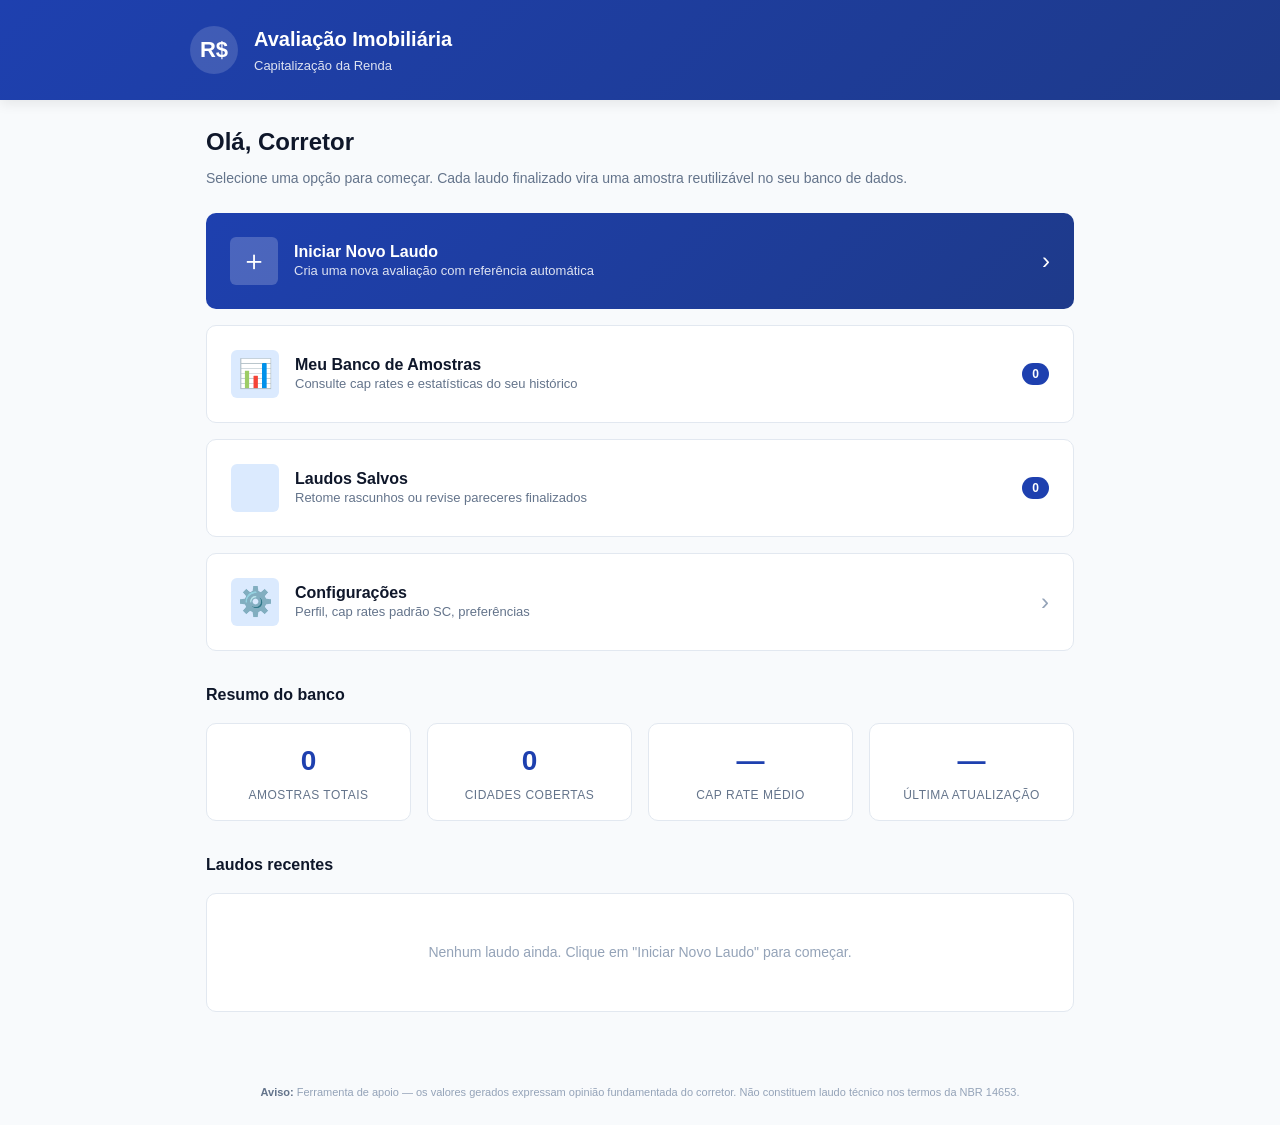
<file: index.html>
<!DOCTYPE html>
<html lang="pt-BR">
<head>
  <meta charset="UTF-8">
  <meta name="viewport" content="width=device-width, initial-scale=1.0">
  <title>Avaliação Imobiliária — Capitalização da Renda</title>
  <style>
    * { margin: 0; padding: 0; box-sizing: border-box; }
    body {
      font-family: -apple-system, BlinkMacSystemFont, 'Segoe UI', Roboto, sans-serif;
      background: #f8fafc;
      color: #0f172a;
      line-height: 1.5;
      min-height: 100vh;
    }
    .topo {
      background: linear-gradient(135deg, #1e40af 0%, #1e3a8a 100%);
      color: white;
      padding: 24px 16px;
      box-shadow: 0 4px 12px rgba(0,0,0,0.08);
    }
    .topo-conteudo {
      max-width: 900px;
      margin: 0 auto;
      display: flex;
      align-items: center;
      gap: 16px;
    }
    .topo-icone {
      background: rgba(255,255,255,0.15);
      width: 48px;
      height: 48px;
      border-radius: 50%;
      display: flex;
      align-items: center;
      justify-content: center;
      font-size: 22px;
      font-weight: bold;
    }
    .topo h1 { font-size: 20px; font-weight: 600; }
    .topo-subtitulo { font-size: 13px; opacity: 0.85; margin-top: 2px; }
    .container {
      max-width: 900px;
      margin: 0 auto;
      padding: 24px 16px;
    }
    .boas-vindas { margin-bottom: 24px; }
    .boas-vindas h2 { font-size: 24px; font-weight: 600; margin-bottom: 8px; }
    .boas-vindas-texto { color: #64748b; font-size: 14px; }
    .menu-principal {
      display: flex;
      flex-direction: column;
      gap: 16px;
      margin-bottom: 32px;
    }
    .cartao {
      background: white;
      border: 1px solid #e2e8f0;
      border-radius: 10px;
      padding: 24px;
      display: flex;
      align-items: center;
      gap: 16px;
      cursor: pointer;
      transition: all 0.2s;
      text-align: left;
      width: 100%;
      font-family: inherit;
      font-size: inherit;
      color: inherit;
    }
    .cartao:hover {
      border-color: #1e40af;
      box-shadow: 0 4px 12px rgba(0,0,0,0.08);
      transform: translateY(-1px);
    }
    .cartao-destaque {
      background: linear-gradient(135deg, #1e40af 0%, #1e3a8a 100%);
      color: white;
      border: none;
    }
    .cartao-destaque:hover { box-shadow: 0 10px 30px rgba(0,0,0,0.12); }
    .cartao-destaque .cartao-conteudo p { color: rgba(255,255,255,0.85); }
    .cartao-icone {
      font-size: 28px;
      width: 48px;
      height: 48px;
      display: flex;
      align-items: center;
      justify-content: center;
      background: #dbeafe;
      border-radius: 6px;
      flex-shrink: 0;
    }
    .cartao-destaque .cartao-icone {
      background: rgba(255,255,255,0.2);
      color: white;
    }
    .cartao-conteudo { flex: 1; }
    .cartao-conteudo h3 { font-size: 16px; font-weight: 600; margin-bottom: 2px; }
    .cartao-conteudo p { font-size: 13px; color: #64748b; }
    .cartao-seta {
      font-size: 24px;
      color: #94a3b8;
      flex-shrink: 0;
    }
    .cartao-destaque .cartao-seta { color: white; }
    .cartao-badge {
      background: #1e40af;
      color: white;
      padding: 4px 10px;
      border-radius: 12px;
      font-size: 12px;
      font-weight: 600;
      flex-shrink: 0;
    }
    .cartao-destaque .cartao-badge { background: rgba(255,255,255,0.25); }
    .estatisticas { margin-bottom: 32px; }
    .estatisticas h3 { font-size: 16px; font-weight: 600; margin-bottom: 16px; }
    .stats-grid {
      display: grid;
      grid-template-columns: repeat(auto-fit, minmax(140px, 1fr));
      gap: 16px;
    }
    .stat-card {
      background: white;
      border: 1px solid #e2e8f0;
      border-radius: 10px;
      padding: 16px;
      text-align: center;
    }
    .stat-valor {
      font-size: 28px;
      font-weight: 700;
      color: #1e40af;
      margin-bottom: 4px;
    }
    .stat-rotulo {
      font-size: 12px;
      color: #64748b;
      text-transform: uppercase;
      letter-spacing: 0.5px;
    }
    .recentes h3 { font-size: 16px; font-weight: 600; margin-bottom: 16px; }
    .lista-recentes {
      background: white;
      border: 1px solid #e2e8f0;
      border-radius: 10px;
      overflow: hidden;
    }
    .laudo-item {
      padding: 16px;
      border-bottom: 1px solid #e2e8f0;
      cursor: pointer;
      transition: background 0.15s;
    }
    .laudo-item:last-child { border-bottom: none; }
    .laudo-item:hover { background: #f8fafc; }
    .laudo-info {
      display: flex;
      justify-content: space-between;
      align-items: center;
      margin-bottom: 4px;
    }
    .laudo-info strong { font-family: 'Courier New', monospace; font-size: 14px; }
    .laudo-status {
      font-size: 11px;
      padding: 2px 8px;
      border-radius: 10px;
      background: #f8fafc;
      color: #64748b;
    }
    .laudo-status.finalizado { background: #d1fae5; color: #065f46; }
    .laudo-status.rascunho { background: #fef3c7; color: #92400e; }
    .laudo-detalhes { font-size: 12px; color: #64748b; }
    .vazio {
      padding: 48px 16px;
      text-align: center;
      color: #94a3b8;
      font-size: 14px;
    }
    .modal {
      position: fixed;
      inset: 0;
      background: rgba(15,23,42,0.5);
      display: flex;
      align-items: center;
      justify-content: center;
      z-index: 1000;
      padding: 16px;
      backdrop-filter: blur(4px);
    }
    .modal-conteudo {
      background: white;
      border-radius: 16px;
      max-width: 500px;
      width: 100%;
      max-height: 90vh;
      overflow-y: auto;
      box-shadow: 0 10px 30px rgba(0,0,0,0.12);
    }
    .modal-cabecalho {
      padding: 24px;
      border-bottom: 1px solid #e2e8f0;
      display: flex;
      justify-content: space-between;
      align-items: center;
    }
    .modal-cabecalho h2 { font-size: 18px; font-weight: 600; }
    .modal-fechar {
      background: none;
      border: none;
      font-size: 28px;
      color: #94a3b8;
      cursor: pointer;
    }
    .modal-corpo { padding: 24px; }
    .modal-corpo p { margin-bottom: 16px; font-size: 14px; }
    .modal-rodape {
      padding: 16px 24px;
      border-top: 1px solid #e2e8f0;
      display: flex;
      justify-content: flex-end;
      gap: 8px;
    }
    .campo-label {
      display: block;
      font-size: 13px;
      font-weight: 600;
      margin-bottom: 8px;
    }
    .campo-select {
      width: 100%;
      padding: 10px 12px;
      border: 1px solid #e2e8f0;
      border-radius: 6px;
      font-family: inherit;
      font-size: 14px;
      background: white;
    }
    .campo-select:focus {
      outline: none;
      border-color: #1e40af;
      box-shadow: 0 0 0 3px #dbeafe;
    }
    .btn {
      padding: 10px 20px;
      border-radius: 6px;
      font-family: inherit;
      font-size: 14px;
      font-weight: 500;
      cursor: pointer;
      border: 1px solid transparent;
    }
    .btn-primario { background: #1e40af; color: white; }
    .btn-primario:hover { background: #1e3a8a; }
    .btn-secundario {
      background: transparent;
      color: #0f172a;
      border-color: #e2e8f0;
    }
    .btn-secundario:hover { background: #f8fafc; }
    .aviso-box {
      background: #fef3c7;
      border-left: 4px solid #d97706;
      padding: 16px;
      border-radius: 6px;
      margin-top: 16px;
      font-size: 13px;
    }
    .aviso-box strong { display: block; margin-bottom: 8px; color: #92400e; }
    .aviso-box ul { margin-left: 16px; margin-bottom: 8px; }
    .texto-menor { font-size: 12px; color: #64748b; margin-top: 8px; }
    .rodape {
      max-width: 900px;
      margin: 48px auto 24px;
      padding: 0 16px;
      text-align: center;
    }
    .rodape p { font-size: 11px; color: #94a3b8; line-height: 1.6; }
    .rodape strong { color: #64748b; }
    @media (max-width: 600px) {
      .topo h1 { font-size: 17px; }
      .boas-vindas h2 { font-size: 20px; }
      .cartao { padding: 16px; }
      .cartao-icone { width: 40px; height: 40px; font-size: 22px; }
      .stat-valor { font-size: 22px; }
      .stats-grid { grid-template-columns: repeat(2, 1fr); }
    }
  </style>
</head>
<body>

  <header class="topo">
    <div class="topo-conteudo">
      <div class="topo-icone">R$</div>
      <div>
        <h1>Avaliação Imobiliária</h1>
        <p class="topo-subtitulo">Capitalização da Renda</p>
      </div>
    </div>
  </header>

  <main class="container">
    <section class="boas-vindas">
      <h2>Olá, Corretor </h2>
      <p class="boas-vindas-texto">
        Selecione uma opção para começar. Cada laudo finalizado vira uma amostra 
        reutilizável no seu banco de dados.
      </p>
    </section>

    <section class="menu-principal">
      <button class="cartao cartao-destaque" onclick="iniciarNovoLaudo()">
        <div class="cartao-icone">＋</div>
        <div class="cartao-conteudo">
          <h3>Iniciar Novo Laudo</h3>
          <p>Cria uma nova avaliação com referência automática</p>
        </div>
        <div class="cartao-seta">›</div>
      </button>

      <button class="cartao" onclick="alert('Banco de amostras será implementado na Fase 3')">
        <div class="cartao-icone">📊</div>
        <div class="cartao-conteudo">
          <h3>Meu Banco de Amostras</h3>
          <p>Consulte cap rates e estatísticas do seu histórico</p>
        </div>
        <div class="cartao-badge" id="badge-amostras">0</div>
      </button>

      <button class="cartao" onclick="alert('Lista de laudos será implementada na Fase 2')">
        <div class="cartao-icone"></div>
        <div class="cartao-conteudo">
          <h3>Laudos Salvos</h3>
          <p>Retome rascunhos ou revise pareceres finalizados</p>
        </div>
        <div class="cartao-badge" id="badge-laudos">0</div>
      </button>

      <button class="cartao" onclick="alert('Configurações será implementado na Fase 2')">
        <div class="cartao-icone">⚙️</div>
        <div class="cartao-conteudo">
          <h3>Configurações</h3>
          <p>Perfil, cap rates padrão SC, preferências</p>
        </div>
        <div class="cartao-seta">›</div>
      </button>
    </section>

    <section class="estatisticas">
      <h3>Resumo do banco</h3>
      <div class="stats-grid">
        <div class="stat-card">
          <div class="stat-valor" id="stat-total">0</div>
          <div class="stat-rotulo">Amostras totais</div>
        </div>
        <div class="stat-card">
          <div class="stat-valor" id="stat-cidades">0</div>
          <div class="stat-rotulo">Cidades cobertas</div>
        </div>
        <div class="stat-card">
          <div class="stat-valor" id="stat-caprate">—</div>
          <div class="stat-rotulo">Cap rate médio</div>
        </div>
        <div class="stat-card">
          <div class="stat-valor" id="stat-recente">—</div>
          <div class="stat-rotulo">Última atualização</div>
        </div>
      </div>
    </section>

    <section class="recentes">
      <h3>Laudos recentes</h3>
      <div id="lista-recentes" class="lista-recentes">
        <p class="vazio">Nenhum laudo ainda. Clique em "Iniciar Novo Laudo" para começar.</p>
      </div>
    </section>
  </main>

  <footer class="rodape">
    <p>
      <strong>Aviso:</strong> Ferramenta de apoio — os valores gerados expressam 
      opinião fundamentada do corretor. Não constituem laudo técnico nos termos 
      da NBR 14653.
    </p>
  </footer>

  <div id="modal-novo-laudo" class="modal" style="display:none;">
    <div class="modal-conteudo">
      <div class="modal-cabecalho">
        <h2>Novo Laudo</h2>
        <button class="modal-fechar" onclick="fecharModal('modal-novo-laudo')">×</button>
      </div>
      <div class="modal-corpo">
        <p>Será criada uma nova avaliação com a referência <strong id="nova-referencia">LA-2026-0001</strong>.</p>
        <label class="campo-label">Finalidade da avaliação</label>
        <select id="select-finalidade" class="campo-select">
          <option value="">Selecione...</option>
          <option value="apenas_cap_rate">Apenas apurar Cap Rate</option>
          <option value="apenas_locacao">Apenas precificação para locação</option>
          <option value="apenas_venda">Apenas precificação para venda</option>
          <option value="venda_locacao">Venda + Locação (completo)</option>
        </select>
        <div class="aviso-box">
          <strong>️ Não suportado:</strong>
          <ul>
            <li>Garantia de financiamento bancário</li>
            <li>Partilha judicial</li>
            <li>Incorporação imobiliária</li>
          </ul>
          <p class="texto-menor">Para essas finalidades, consulte um engenheiro avaliador (CNAI).</p>
        </div>
      </div>
      <div class="modal-rodape">
        <button class="btn btn-secundario" onclick="fecharModal('modal-novo-laudo')">Cancelar</button>
        <button class="btn btn-primario" onclick="confirmarNovoLaudo()">Iniciar →</button>
      </div>
    </div>
  </div>

  <script>
    let referenciaPendente = null;

    function gerarReferencia(tipo = 'LA') {
      const ano = new Date().getFullYear();
      const chave = `sequencia_${tipo}_${ano}`;
      let seq = parseInt(localStorage.getItem(chave) || '0') + 1;
      localStorage.setItem(chave, seq.toString());
      return `${tipo}-${ano}-${seq.toString().padStart(4, '0')}`;
    }

    function iniciarNovoLaudo() {
      referenciaPendente = gerarReferencia('LA');
      document.getElementById('nova-referencia').textContent = referenciaPendente;
      document.getElementById('select-finalidade').value = '';
      document.getElementById('modal-novo-laudo').style.display = 'flex';
    }

    function confirmarNovoLaudo() {
      const finalidade = document.getElementById('select-finalidade').value;
      if (!finalidade) {
        alert('Selecione a finalidade da avaliação.');
        return;
      }
      sessionStorage.setItem('laudo_referencia', referenciaPendente);
      sessionStorage.setItem('laudo_finalidade', finalidade);
      alert(`Laudo ${referenciaPendente} iniciado!\nFinalidade: ${finalidade}\n\n(A tela do laudo será criada na próxima fase)`);
      fecharModal('modal-novo-laudo');
    }

    function fecharModal(id) {
      document.getElementById(id).style.display = 'none';
    }

    // Inicialização segura
    document.addEventListener('DOMContentLoaded', () => {
      console.log('✅ App inicializado');
      // Atualiza badges com valores do localStorage
      const amostrasCount = localStorage.getItem('amostras_count') || '0';
      const laudosCount = localStorage.getItem('laudos_count') || '0';
      document.getElementById('badge-amostras').textContent = amostrasCount;
      document.getElementById('badge-laudos').textContent = laudosCount;
      document.getElementById('stat-total').textContent = amostrasCount;
    });
  </script>

</body>
</html>
</file>
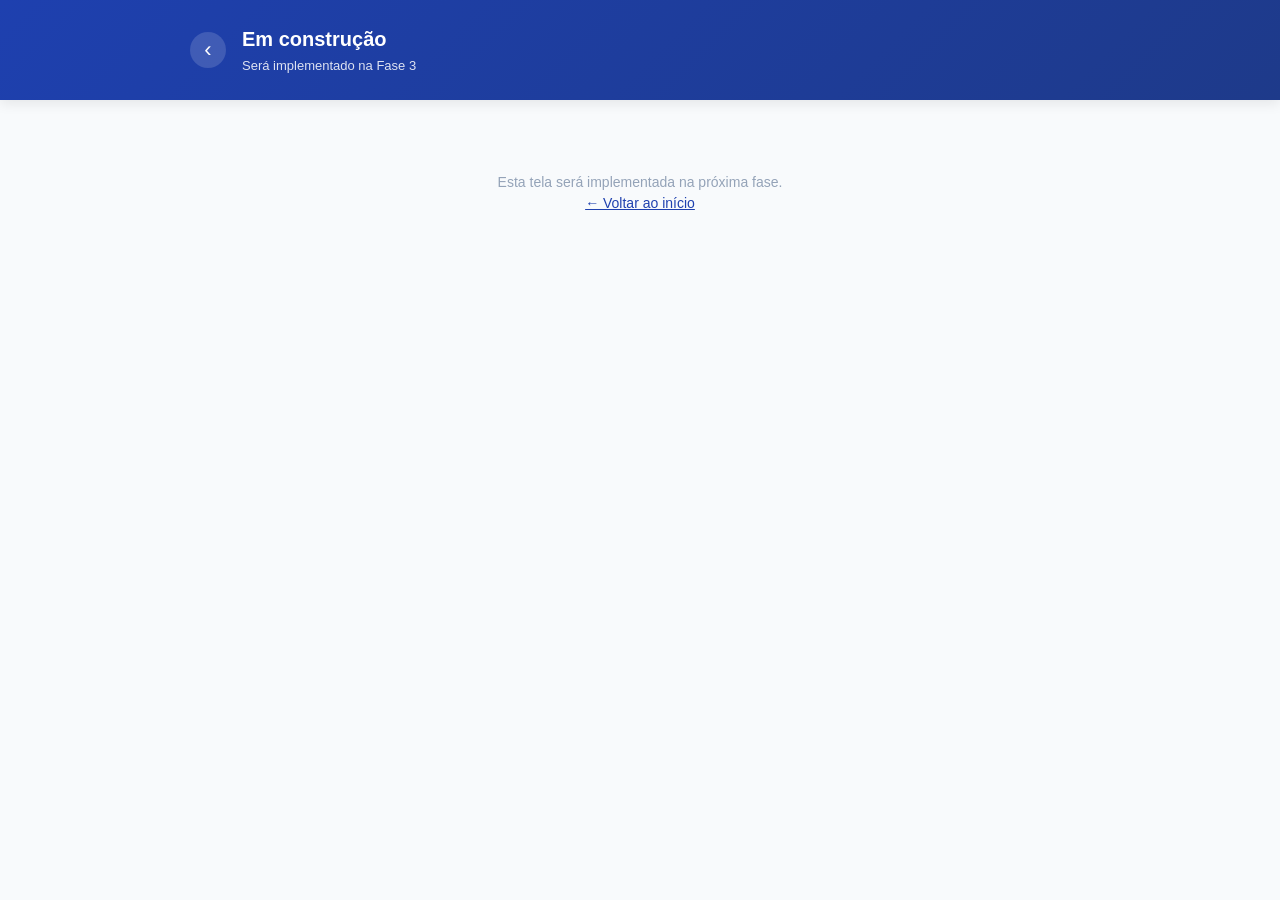
<file: banco.html>
<!DOCTYPE html>
<html lang="pt-BR">
<head>
  <meta charset="UTF-8">
  <meta name="viewport" content="width=device-width, initial-scale=1.0">
  <meta name="theme-color" content="#1e40af">
  <title>Em construção</title>
  <link rel="stylesheet" href="css/estilo.css">
  <link rel="manifest" href="manifest.json">
</head>
<body>
  <header class="topo">
    <div class="topo-conteudo">
      <button class="btn-voltar-branco" onclick="window.location.href='index.html'">‹</button>
      <div>
        <h1>Em construção</h1>
        <p class="topo-subtitulo">Será implementado na Fase 3</p>
      </div>
    </div>
  </header>
  <main class="container">
    <p class="vazio" style="padding: 48px 16px;">
      Esta tela será implementada na próxima fase.<br>
      <a href="index.html" style="color: var(--cor-primaria);">← Voltar ao início</a>
    </p>
  </main>
</body>
</html>
</file>
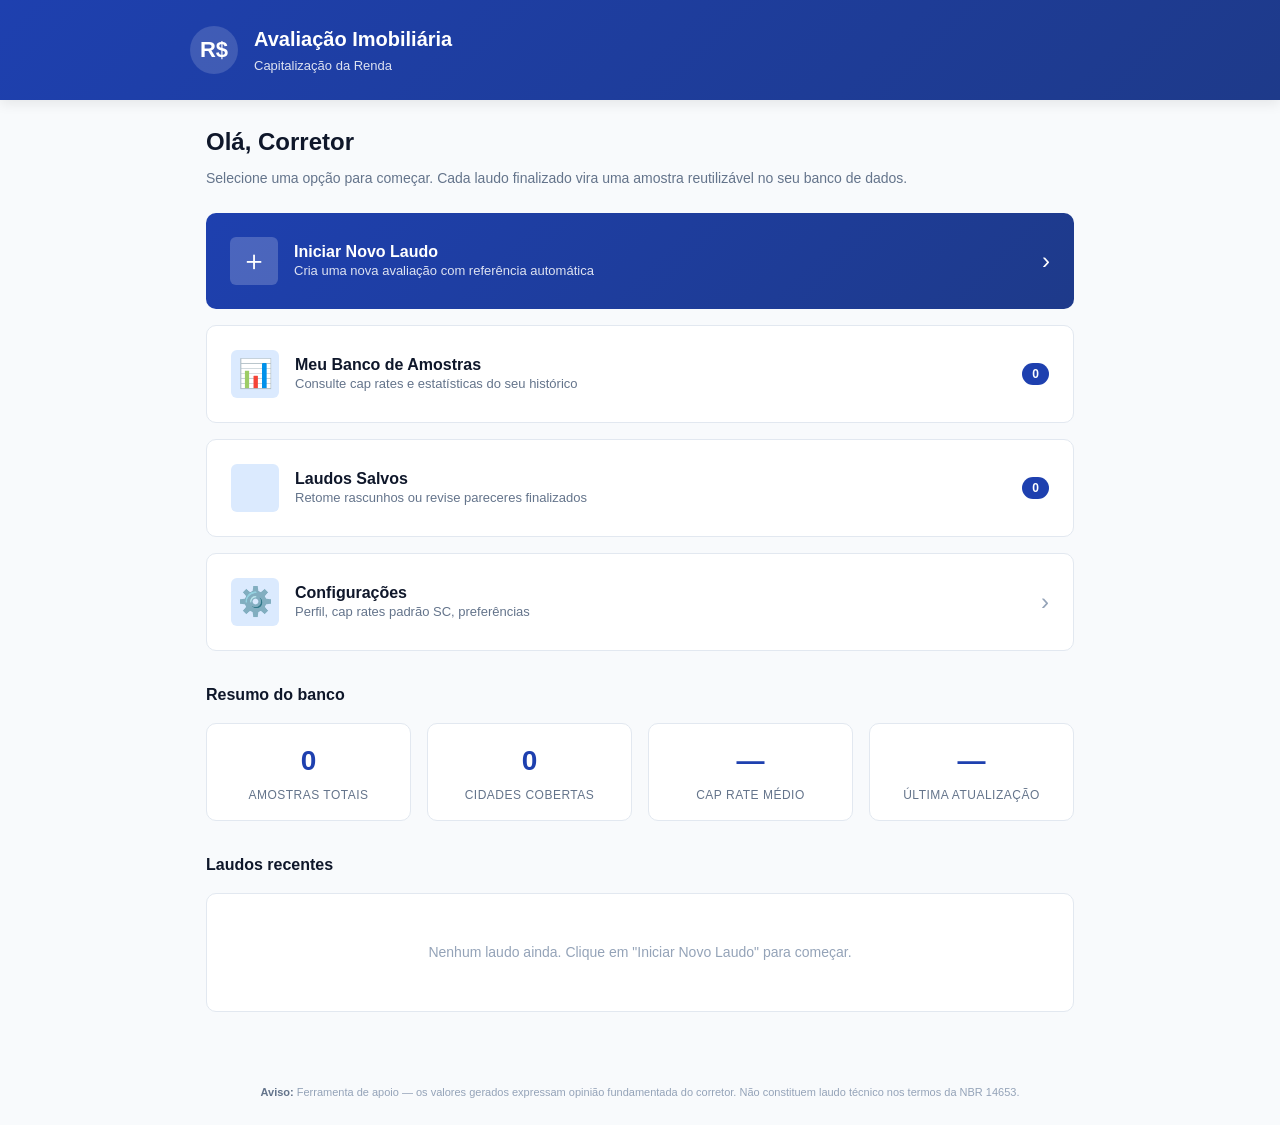
<file: laudo.html>
<!DOCTYPE html>
<html lang="pt-BR">
<head>
  <meta charset="UTF-8">
  <meta name="viewport" content="width=device-width, initial-scale=1.0, maximum-scale=1.0, user-scalable=no">
  <meta name="theme-color" content="#1e40af">
  <meta name="apple-mobile-web-app-capable" content="yes">
  <meta name="apple-mobile-web-app-status-bar-style" content="black-translucent">
  <title>Novo Parecer</title>
  <link rel="stylesheet" href="css/estilo.css">
  <link rel="manifest" href="manifest.json">
  <link rel="apple-touch-icon" href="data:image/svg+xml,<svg xmlns='http://www.w3.org/2000/svg' viewBox='0 0 100 100'><rect fill='%231e40af' width='100' height='100' rx='20'/><text x='50' y='68' font-size='55' text-anchor='middle' fill='white' font-family='Arial' font-weight='bold'>R$</text></svg>">
</head>
<body>

  <!-- CABEÇALHO FIXO -->
  <header class="topo-fixo">
    <button class="btn-voltar" onclick="confirmarSaida()">‹</button>
    <div class="topo-info">
      <div class="topo-referencia" id="topo-referencia">LA-2026-0001</div>
      <div class="topo-status" id="topo-status">Rascunho</div>
    </div>
    <button class="btn-salvar" onclick="salvarRascunhoRapido()">💾</button>
  </header>

  <!-- BARRA DE PROGRESSO -->
  <div class="barra-progresso">
    <div class="progresso-preenchimento" id="progresso-preenchimento" style="width: 20%"></div>
  </div>
  <div class="etapas-indicadores" id="etapas-indicadores"></div>

  <!-- CONTAINER DAS ETAPAS -->
  <main class="container-laudo">

    <!-- ETAPA 1: DADOS -->
    <section class="etapa" data-etapa="1" id="etapa-1">
      <h2 class="etapa-titulo">1. Identificação</h2>
      <p class="etapa-descricao">Corretor, solicitante, proprietário e imóvel</p>

      <fieldset class="grupo">
        <legend>Corretor responsável</legend>
        <label class="campo">
          <span>Nome</span>
          <input type="text" id="corretor_nome" class="campo-input" autocomplete="name">
        </label>
        <div class="campo-linha">
          <label class="campo campo-medio">
            <span>CRECI</span>
            <input type="text" id="corretor_creci" class="campo-input" placeholder="00000-F">
          </label>
          <label class="campo campo-medio">
            <span>Data</span>
            <input type="date" id="corretor_data" class="campo-input">
          </label>
        </div>
        <label class="campo">
          <span>Telefone / e-mail</span>
          <input type="text" id="corretor_contato" class="campo-input">
        </label>
      </fieldset>

      <fieldset class="grupo">
        <legend>Solicitante</legend>
        <label class="campo">
          <span>Nome</span>
          <input type="text" id="solicitante_nome" class="campo-input">
        </label>
        <label class="campo">
          <span>CPF/CNPJ</span>
          <input type="text" id="solicitante_doc" class="campo-input">
        </label>
      </fieldset>

      <fieldset class="grupo">
        <legend>Proprietário</legend>
        <label class="campo">
          <span>Nome</span>
          <input type="text" id="proprietario_nome" class="campo-input">
        </label>
        <label class="campo">
          <span>CPF/CNPJ</span>
          <input type="text" id="proprietario_doc" class="campo-input">
        </label>
      </fieldset>

      <fieldset class="grupo">
        <legend>Imóvel</legend>
        <label class="campo">
          <span>Endereço completo</span>
          <input type="text" id="imovel_endereco" class="campo-input" placeholder="Rua, número, bairro">
        </label>
        <div class="campo-linha">
          <label class="campo campo-medio">
            <span>Cidade</span>
            <input type="text" id="imovel_cidade" class="campo-input">
          </label>
          <label class="campo campo-medio">
            <span>Bairro</span>
            <input type="text" id="imovel_bairro" class="campo-input">
          </label>
        </div>
        <label class="campo">
          <span>Tipo do imóvel</span>
          <select id="imovel_tipo" class="campo-select">
            <option value="">Selecione...</option>
            <option value="apartamento">Apartamento</option>
            <option value="casa">Casa</option>
            <option value="casa_condominio">Casa em condomínio</option>
            <option value="sala_comercial">Sala / Loja comercial</option>
            <option value="galpao">Galpão</option>
            <option value="terreno">Terreno</option>
            <option value="rural">Imóvel rural</option>
            <option value="outro">Outro</option>
          </select>
        </label>
        <label class="campo">
          <span>Matrícula / Escritura</span>
          <input type="text" id="imovel_matricula" class="campo-input">
        </label>
        <div class="campo-linha campo-linha-3">
          <label class="campo">
            <span>Área construída (m²)</span>
            <input type="number" id="imovel_area_construida" class="campo-input" inputmode="decimal" step="0.01">
          </label>
          <label class="campo">
            <span>Área terreno (m²)</span>
            <input type="number" id="imovel_area_terreno" class="campo-input" inputmode="decimal" step="0.01">
          </label>
          <label class="campo">
            <span>Área útil (m²)</span>
            <input type="number" id="imovel_area_util" class="campo-input" inputmode="decimal" step="0.01">
          </label>
        </div>
        <div class="campo-linha campo-linha-3">
          <label class="campo">
            <span>Dormitórios</span>
            <input type="number" id="imovel_dormitorios" class="campo-input" inputmode="numeric" min="0">
          </label>
          <label class="campo">
            <span>Vagas</span>
            <input type="number" id="imovel_vagas" class="campo-input" inputmode="numeric" min="0">
          </label>
          <label class="campo">
            <span>Ano construção</span>
            <input type="number" id="imovel_ano" class="campo-input" inputmode="numeric" min="1800" max="2099">
          </label>
        </div>
        <label class="campo">
          <span>Padrão construtivo</span>
          <select id="imovel_padrao" class="campo-select">
            <option value="">Não informado</option>
            <option value="baixo">Baixo / popular</option>
            <option value="medio">Médio</option>
            <option value="medio_alto">Médio-alto</option>
            <option value="alto">Alto / luxo</option>
          </select>
        </label>
        <label class="campo">
          <span>Estado de conservação</span>
          <select id="imovel_conservacao" class="campo-select">
            <option value="">Não informado</option>
            <option value="novo">Novo</option>
            <option value="bom">Bem conservado</option>
            <option value="regular">Regular</option>
            <option value="reforma">Necessita reforma</option>
          </select>
        </label>
        <label class="campo">
          <span>Observações</span>
          <textarea id="imovel_observacoes" class="campo-textarea" rows="3" placeholder="Edificações secundárias, área inabitável, benfeitorias, pontos de atenção..."></textarea>
        </label>
      </fieldset>

      <fieldset class="grupo grupo-destaque">
        <legend>Finalidade da avaliação</legend>
        <p class="campo-ajuda">A finalidade define quais etapas serão exibidas.</p>
        <div class="radio-grupo">
          <label class="radio-card">
            <input type="radio" name="finalidade" value="apenas_cap_rate">
            <div class="radio-conteudo">
              <strong>Apenas Cap Rate</strong>
              <span>Levantamento rápido de taxa</span>
            </div>
          </label>
          <label class="radio-card">
            <input type="radio" name="finalidade" value="apenas_locacao">
            <div class="radio-conteudo">
              <strong>Apenas Locação</strong>
              <span>Precificação do aluguel</span>
            </div>
          </label>
          <label class="radio-card">
            <input type="radio" name="finalidade" value="apenas_venda">
            <div class="radio-conteudo">
              <strong>Apenas Venda</strong>
              <span>Precificação de venda</span>
            </div>
          </label>
          <label class="radio-card radio-card-destaque">
            <input type="radio" name="finalidade" value="venda_locacao">
            <div class="radio-conteudo">
              <strong>Venda + Locação</strong>
              <span>Avaliação completa</span>
            </div>
          </label>
        </div>
        <div class="aviso-box aviso-compacto">
          <strong>⚠️ Não suportado:</strong> garantia de financiamento, partilha judicial, incorporação. Para essas finalidades, consulte um engenheiro avaliador (CNAI).
        </div>
      </fieldset>
    </section>

    <!-- ETAPA 2: CAP RATE -->
    <section class="etapa" data-etapa="2" id="etapa-2" style="display:none">
      <h2 class="etapa-titulo">2. Apurar Cap Rate</h2>
      <p class="etapa-descricao">Por amostras de mercado ou taxa informada</p>

      <div class="abas">
        <button class="aba ativa" data-aba="amostras" onclick="trocarAba('amostras')">Por amostras</button>
        <button class="aba" data-aba="manual" onclick="trocarAba('manual')">Informar manualmente</button>
      </div>

      <!-- ABA AMOSTRAS -->
      <div class="aba-conteudo" id="aba-amostras">
        <button class="btn btn-secundario btn-bloco" onclick="adicionarAmostra()">＋ Adicionar amostra</button>
        
        <div id="lista-amostras" class="lista-amostras"></div>

        <!-- Estatística das amostras -->
        <div id="estatistica-amostras" class="estatistica-box" style="display:none">
          <h4>📊 Estatística das amostras</h4>
          <div class="stats-mini">
            <div><span>Média:</span> <strong id="stat-media">—</strong></div>
            <div><span>Mediana:</span> <strong id="stat-mediana">—</strong></div>
            <div><span>Desvio padrão:</span> <strong id="stat-dp">—</strong></div>
            <div><span>CV:</span> <strong id="stat-cv">—</strong></div>
          </div>
          <div id="alerta-cv" class="alerta alerta-aviso" style="display:none">
            ⚠️ CV acima de 30% indica alta dispersão. Revise as amostras.
          </div>
          <div id="alerta-amostras" class="alerta alerta-aviso" style="display:none">
            ⚠️ Menos de 3 amostras. Resultado pouco confiável.
          </div>
        </div>

        <div class="resultado-box">
          <div class="resultado-linha">
            <span>Cap rate médio mensal</span>
            <strong id="res-cap-mensal">—</strong>
          </div>
          <div class="resultado-linha">
            <span>Cap rate médio anual</span>
            <strong id="res-cap-anual">—</strong>
          </div>
          <div class="resultado-linha">
            <span>Amostras consideradas</span>
            <strong id="res-amostras-n">0</strong>
          </div>
        </div>
      </div>

      <!-- ABA MANUAL -->
      <div class="aba-conteudo" style="display:none" id="aba-manual">
        <label class="campo">
          <span>Cap rate anual (%)</span>
          <input type="number" id="cap_manual_anual" class="campo-input" inputmode="decimal" step="0.01" placeholder="Ex: 7.0">
          <small class="campo-ajuda">Taxa de retorno anual sobre o valor do imóvel.</small>
        </label>
        <label class="campo">
          <span>Fonte da taxa</span>
          <input type="text" id="cap_manual_fonte" class="campo-input" placeholder="Ex: Pesquisa própria, FipeZAP, sindicato...">
        </label>
        <div class="resultado-box">
          <div class="resultado-linha">
            <span>Cap rate mensal equivalente</span>
            <strong id="res-cap-manual-mensal">—</strong>
          </div>
        </div>
      </div>

      <!-- SUGESTÃO DO BANCO -->
      <div id="sugestao-banco" class="sugestao-box" style="display:none">
        <h4>💡 Sugestão do seu banco</h4>
        <p id="sugestao-texto"></p>
      </div>
    </section>

    <!-- ETAPA 3: LOCAÇÃO -->
    <section class="etapa" data-etapa="3" id="etapa-3" style="display:none">
      <h2 class="etapa-titulo">3. Avaliação para Locação</h2>
      <p class="etapa-descricao">Mobília, vacância e administração</p>

      <fieldset class="grupo">
        <legend>Valor de referência</legend>
        <label class="campo">
          <span>Aluguel base de mercado (R$/mês)</span>
          <input type="number" id="loc_aluguel_base" class="campo-input" inputmode="decimal" step="0.01" placeholder="Ex: 2000">
          <small class="campo-ajuda">Valor praticado para imóveis semelhantes na região.</small>
        </label>
      </fieldset>

      <fieldset class="grupo">
        <legend>Condição de mobília</legend>
        <div class="radio-grupo radio-grupo-compacto">
          <label class="radio-pill">
            <input type="radio" name="loc_mobilia" value="vazio" checked>
            <span>Vazio (0%)</span>
          </label>
          <label class="radio-pill">
            <input type="radio" name="loc_mobilia" value="semimobiliado">
            <span>Semimob. (+7%)</span>
          </label>
          <label class="radio-pill">
            <input type="radio" name="loc_mobilia" value="mobiliado">
            <span>Mobiliado (+15%)</span>
          </label>
        </div>
        <label class="campo">
          <span>Ajuste personalizado (%)</span>
          <input type="number" id="loc_ajuste_mobilia" class="campo-input" inputmode="decimal" step="0.01" value="0">
        </label>
      </fieldset>

      <fieldset class="grupo">
        <legend>Descontos sobre o aluguel bruto</legend>
        <label class="campo">
          <span>Taxa de vacância (%)</span>
          <input type="number" id="loc_vacancia" class="campo-input" inputmode="decimal" step="0.01" value="8.33">
          <small class="campo-ajuda">Padrão ≈ 1 mês/ano (8,33%)</small>
        </label>
        <label class="campo">
          <span>Taxa de administração (%)</span>
          <input type="number" id="loc_admin" class="campo-input" inputmode="decimal" step="0.01" value="10">
        </label>
        <label class="campo">
          <span>IPTU/Condomínio por conta do proprietário (R$/mês)</span>
          <input type="number" id="loc_iptu" class="campo-input" inputmode="decimal" step="0.01" value="0">
        </label>
      </fieldset>

      <div class="resultado-box resultado-destaque">
        <h4>Resultado — Aluguel sugerido</h4>
        <div class="resultado-linha"><span>Aluguel bruto base</span> <strong id="loc_res_bruto_base">R$ 0,00</strong></div>
        <div class="resultado-linha"><span>Ajuste de mobília</span> <strong id="loc_res_ajuste">R$ 0,00</strong></div>
        <div class="resultado-linha"><span>Aluguel bruto ajustado</span> <strong id="loc_res_bruto_ajustado">R$ 0,00</strong></div>
        <div class="resultado-linha resultado-desconto"><span>(–) Vacância</span> <strong id="loc_res_vacancia">R$ 0,00</strong></div>
        <div class="resultado-linha resultado-desconto"><span>(–) Administração</span> <strong id="loc_res_admin">R$ 0,00</strong></div>
        <div class="resultado-linha resultado-desconto"><span>(–) IPTU/Cond.</span> <strong id="loc_res_iptu">R$ 0,00</strong></div>
        <div class="resultado-linha resultado-total"><span>Aluguel líquido estimado</span> <strong id="loc_res_liquido">R$ 0,00</strong></div>
      </div>

      <fieldset class="grupo">
        <legend>Campo de arbítrio</legend>
        <div class="arbítrio">
          <label class="campo campo-pequeno">
            <span>Para menos (%)</span>
            <input type="number" id="loc_arb_menos" class="campo-input" inputmode="decimal" step="0.1" value="10">
          </label>
          <label class="campo campo-pequeno">
            <span>Para mais (%)</span>
            <input type="number" id="loc_arb_mais" class="campo-input" inputmode="decimal" step="0.1" value="10">
          </label>
        </div>
        <div class="resultado-box">
          <div class="resultado-linha"><span>Limite inferior</span> <strong id="loc_res_min">R$ 0,00</strong></div>
          <div class="resultado-linha resultado-total"><span>Aluguel recomendado</span> <strong id="loc_res_recomendado">R$ 0,00</strong></div>
          <div class="resultado-linha"><span>Limite superior</span> <strong id="loc_res_max">R$ 0,00</strong></div>
        </div>
      </fieldset>
    </section>

    <!-- ETAPA 4: VENDA -->
    <section class="etapa" data-etapa="4" id="etapa-4" style="display:none">
      <h2 class="etapa-titulo">4. Avaliação para Venda</h2>
      <p class="etapa-descricao">Valor de mercado pela capitalização da renda</p>

      <fieldset class="grupo">
        <legend>Dados de renda</legend>
        <label class="campo">
          <span>Aluguel mensal do imóvel (R$)</span>
          <input type="number" id="venda_aluguel" class="campo-input" inputmode="decimal" step="0.01">
          <small class="campo-ajuda">Use o aluguel líquido estimado da etapa anterior ou informe outro valor.</small>
        </label>
        <label class="campo">
          <span>Cap rate anual (%)</span>
          <input type="number" id="venda_cap_rate" class="campo-input" inputmode="decimal" step="0.01">
          <small class="campo-ajuda">Pré-preenchido com o cap rate apurado.</small>
        </label>
      </fieldset>

      <div class="resultado-box">
        <h4>Valor pela capitalização da renda</h4>
        <div class="resultado-linha"><span>Aluguel anual (×12)</span> <strong id="venda_res_anual">R$ 0,00</strong></div>
        <div class="resultado-linha"><span>Cap rate aplicado</span> <strong id="venda_res_cap">—</strong></div>
        <div class="resultado-linha resultado-total"><span>Valor calculado</span> <strong id="venda_res_calculado">R$ 0,00</strong></div>
      </div>

      <!-- AJUSTES FÍSICOS (NOVIDADE) -->
      <fieldset class="grupo grupo-destaque">
        <legend>Ajustes físicos e de mercado</legend>
        <p class="campo-ajuda">Desconte custos de recuperação ou benfeitorias não incorporadas.</p>
        
        <label class="campo">
          <span>(–) Edificações secundárias degradadas (R$)</span>
          <input type="number" id="venda_aj_edificacoes" class="campo-input" inputmode="decimal" step="0.01" value="0">
          <small class="campo-ajuda">Ex.: edificação sem telhado, anexo inabitável.</small>
        </label>
        <label class="campo">
          <span>(–) Área inabitável (R$)</span>
          <input type="number" id="venda_aj_inhabitavel" class="campo-input" inputmode="decimal" step="0.01" value="0">
          <small class="campo-ajuda">Custo de recuperação ou valor não comercial da área inabitável.</small>
        </label>
        <label class="campo">
          <span>(–) Reforma necessária (R$)</span>
          <input type="number" id="venda_aj_reforma" class="campo-input" inputmode="decimal" step="0.01" value="0">
          <small class="campo-ajuda">Orçamento estimado de reforma parcial ou total.</small>
        </label>
        <label class="campo">
          <span>(+) Benfeitorias não computadas (R$)</span>
          <input type="number" id="venda_aj_benfeitorias" class="campo-input" inputmode="decimal" step="0.01" value="0">
        </label>
        <label class="campo">
          <span>(+/–) Fator de oferta (%)</span>
          <input type="number" id="venda_aj_oferta" class="campo-input" inputmode="decimal" step="0.01" value="0">
          <small class="campo-ajuda">Negativo se amostras forem majoritariamente anunciadas (sobrepreço).</small>
        </label>

        <div class="resultado-box">
          <div class="resultado-linha"><span>Valor calculado</span> <strong id="venda_res_base">R$ 0,00</strong></div>
          <div class="resultado-linha resultado-desconto"><span>Total de ajustes</span> <strong id="venda_res_ajustes_total">R$ 0,00</strong></div>
          <div class="resultado-linha resultado-total"><span>Valor ajustado</span> <strong id="venda_res_ajustado">R$ 0,00</strong></div>
        </div>
      </fieldset>

      <fieldset class="grupo">
        <legend>Valor adotado pelo corretor</legend>
        <label class="campo">
          <span>Valor final de venda (R$)</span>
          <input type="number" id="venda_valor_adotado" class="campo-input" inputmode="decimal" step="0.01">
        </label>
        <div class="arbítrio">
          <label class="campo campo-pequeno">
            <span>Para menos (%)</span>
            <input type="number" id="venda_arb_menos" class="campo-input" inputmode="decimal" step="0.1" value="10">
          </label>
          <label class="campo campo-pequeno">
            <span>Para mais (%)</span>
            <input type="number" id="venda_arb_mais" class="campo-input" inputmode="decimal" step="0.1" value="10">
          </label>
        </div>
        <div class="resultado-box">
          <div class="resultado-linha"><span>Limite inferior</span> <strong id="venda_res_min">R$ 0,00</strong></div>
          <div class="resultado-linha resultado-total"><span>Valor adotado</span> <strong id="venda_res_adotado">R$ 0,00</strong></div>
          <div class="resultado-linha"><span>Limite superior</span> <strong id="venda_res_max">R$ 0,00</strong></div>
        </div>
      </fieldset>
    </section>

    <!-- ETAPA 5: REVISÃO -->
    <section class="etapa" data-etapa="5" id="etapa-5" style="display:none">
      <h2 class="etapa-titulo">5. Revisão e Finalização</h2>
      <p class="etapa-descricao">Confira os dados antes de finalizar</p>

      <div id="revisao-resumo" class="revisao-resumo"></div>

      <fieldset class="grupo">
        <legend>Conclusão / Fundamentação do corretor</legend>
        <label class="campo">
          <textarea id="fundamentacao" class="campo-textarea" rows="6" placeholder="Descreva brevemente os critérios adotados, limitações da pesquisa, fatores relevantes observados em campo..."></textarea>
        </label>
      </fieldset>

      <fieldset class="grupo">
        <legend>Termo de responsabilidade</legend>
        <div class="termo-box">
          <p>
            Este documento expressa a <strong>opinião fundamentada do corretor signatário</strong>, 
            com base nas informações disponíveis na data-base. <strong>Não constitui laudo técnico 
            de avaliação nos termos da NBR 14653</strong> e não se destina a fins de garantia 
            bancária, partilha judicial ou incorporação imobiliária.
          </p>
          <label class="checkbox">
            <input type="checkbox" id="aceite_termo">
            <span>Li e concordo com os termos acima</span>
          </label>
        </div>
      </fieldset>

      <div class="acoes-finais">
        <button class="btn btn-secundario btn-bloco" onclick="salvarRascunho()">💾 Salvar como rascunho</button>
        <button class="btn btn-primario btn-bloco btn-grande" onclick="finalizarParecer()" id="btn-finalizar" disabled>
          ✅ Finalizar parecer
        </button>
        <p class="texto-menor texto-centro">
          Ao finalizar, este parecer entrará no seu banco de amostras e poderá ser reutilizado em avaliações futuras.
        </p>
      </div>
    </section>

  </main>

  <!-- RODAPÉ FIXO COM NAVEGAÇÃO -->
  <footer class="rodape-fixo">
    <button class="btn btn-secundario" id="btn-voltar" onclick="etapaAnterior()">← Voltar</button>
    <button class="btn btn-primario" id="btn-continuar" onclick="proximaEtapa()">Continuar →</button>
  </footer>

  <!-- MODAL DE CONFIRMAÇÃO DE SAÍDA -->
  <div id="modal-saida" class="modal" style="display:none">
    <div class="modal-conteudo">
      <div class="modal-cabecalho">
        <h2>Sair do parecer?</h2>
        <button class="modal-fechar" onclick="fecharModal('modal-saida')">×</button>
      </div>
      <div class="modal-corpo">
        <p>Seus dados serão salvos automaticamente como rascunho. Você pode retomar depois em "Laudos Salvos".</p>
      </div>
      <div class="modal-rodape">
        <button class="btn btn-secundario" onclick="fecharModal('modal-saida')">Cancelar</button>
        <button class="btn btn-primario" onclick="sairDefinitivo()">Sair</button>
      </div>
    </div>
  </div>

  <!-- SCRIPTS -->
  <script src="js/db.js"></script>
  <script src="js/referencia.js"></script>
  <script src="js/estatistica.js"></script>
  <script src="js/calculos.js"></script>
  <script src="js/fluxo.js"></script>
  <script>
    // Registro do Service Worker (PWA)
    if ('serviceWorker' in navigator) {
      navigator.serviceWorker.register('sw.js').catch(err => 
        console.log('SW não registrado:', err)
      );
    }
  </script>
</body>
</html>
</file>
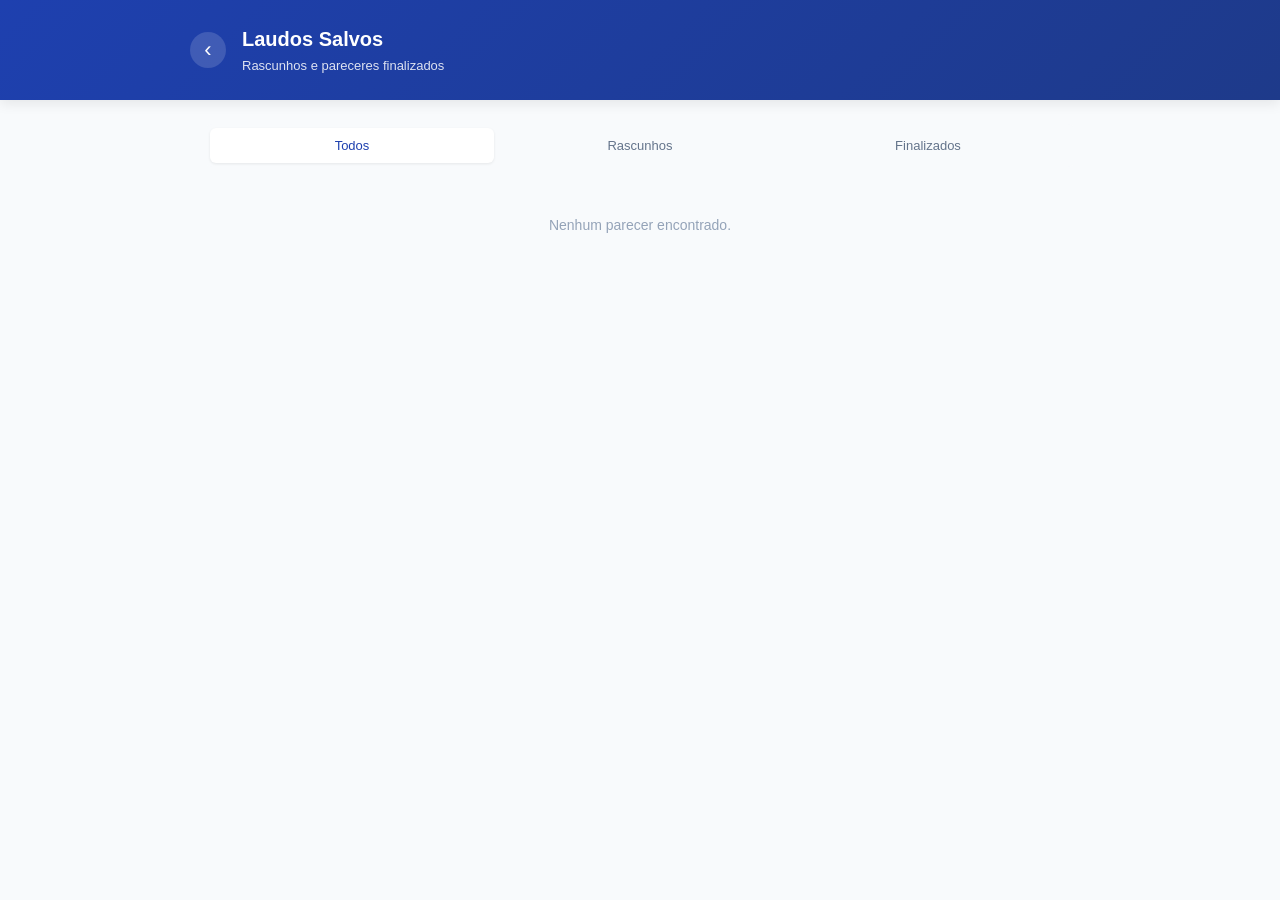
<file: laudos.html>
<!DOCTYPE html>
<html lang="pt-BR">
<head>
  <meta charset="UTF-8">
  <meta name="viewport" content="width=device-width, initial-scale=1.0">
  <meta name="theme-color" content="#1e40af">
  <title>Laudos Salvos</title>
  <link rel="stylesheet" href="css/estilo.css">
  <link rel="manifest" href="manifest.json">
</head>
<body>

  <header class="topo">
    <div class="topo-conteudo">
      <button class="btn-voltar-branco" onclick="window.location.href='index.html'">‹</button>
      <div>
        <h1>Laudos Salvos</h1>
        <p class="topo-subtitulo">Rascunhos e pareceres finalizados</p>
      </div>
    </div>
  </header>

  <main class="container">
    <div class="abas">
      <button class="aba ativa" data-filtro="todos" onclick="filtrar('todos')">Todos</button>
      <button class="aba" data-filtro="rascunho" onclick="filtrar('rascunho')">Rascunhos</button>
      <button class="aba" data-filtro="finalizado" onclick="filtrar('finalizado')">Finalizados</button>
    </div>

    <div id="lista" class="lista-laudos"></div>
  </main>

  <script src="js/db.js"></script>
  <script>
    let filtroAtual = 'todos';
    
    document.addEventListener('DOMContentLoaded', carregar);
    
    async function carregar() {
      const laudos = await listarLaudos();
      renderizar(laudos);
    }
    
    function filtrar(f) {
      filtroAtual = f;
      document.querySelectorAll('.aba').forEach(a => 
        a.classList.toggle('ativa', a.dataset.filtro === f)
      );
      carregar();
    }
    
    async function renderizar(laudos) {
      const lista = laudos.filter(l => filtroAtual === 'todos' || l.status === filtroAtual);
      const container = document.getElementById('lista');
      
      if (lista.length === 0) {
        container.innerHTML = '<p class="vazio">Nenhum parecer encontrado.</p>';
        return;
      }
      
      container.innerHTML = lista.map(l => `
        <div class="laudo-card">
          <div class="laudo-card-topo">
            <strong class="laudo-ref">${l.referencia}</strong>
            <span class="laudo-status ${l.status}">${formatarStatus(l.status)}</span>
          </div>
          <div class="laudo-card-info">
            <div>${l.imovel?.tipo || '—'} · ${l.imovel?.cidade || '—'}</div>
            <div class="laudo-card-data">${formatarData(l.data_atualizacao)}</div>
          </div>
          <div class="laudo-card-acoes">
            ${l.status === 'rascunho' 
              ? `<button class="btn btn-primario btn-pequeno" onclick="retomar('${l.referencia}')">Retomar</button>` 
              : `<button class="btn btn-secundario btn-pequeno" onclick="retomar('${l.referencia}')">Ver</button>`}
            <button class="btn btn-secundario btn-pequeno" onclick="excluir('${l.referencia}')">Excluir</button>
          </div>
        </div>
      `).join('');
    }
    
    function retomar(ref) {
      sessionStorage.setItem('laudo_retomar', ref);
      window.location.href = 'laudo.html';
    }
    
    async function excluir(ref) {
      if (!confirm(`Excluir ${ref}? Esta ação não pode ser desfeita.`)) return;
      await excluirLaudo(ref);
      carregar();
    }
    
    function formatarStatus(s) {
      return { rascunho: '📝 Rascunho', finalizado: '✅ Finalizado', arquivado: '📦 Arquivado' }[s] || s;
    }
    
    function formatarData(iso) {
      if (!iso) return '—';
      return new Date(iso).toLocaleString('pt-BR', { 
        day: '2-digit', month: '2-digit', year: 'numeric', 
        hour: '2-digit', minute: '2-digit' 
      });
    }
  </script>
</body>
</html>
</file>
<file: css/estilo.css>
/* ============================================
   DESIGN SYSTEM — Avaliação Imobiliária
   ============================================ */

:root {
  /* Cores principais */
  --cor-primaria: #1e40af;
  --cor-primaria-escura: #1e3a8a;
  --cor-primaria-clara: #dbeafe;
  --cor-destaque: #059669;
  --cor-alerta: #dc2626;
  --cor-aviso: #d97706;
  
  /* Neutros */
  --cor-fundo: #f8fafc;
  --cor-cartao: #ffffff;
  --cor-borda: #e2e8f0;
  --cor-texto: #0f172a;
  --cor-texto-suave: #64748b;
  --cor-texto-claro: #94a3b8;
  
  /* Sombras */
  --sombra-suave: 0 1px 3px rgba(0, 0, 0, 0.08);
  --sombra-media: 0 4px 12px rgba(0, 0, 0, 0.08);
  --sombra-forte: 0 10px 30px rgba(0, 0, 0, 0.12);
  
  /* Espaçamentos */
  --espaco-xs: 4px;
  --espaco-sm: 8px;
  --espaco-md: 16px;
  --espaco-lg: 24px;
  --espaco-xl: 32px;
  --espaco-xxl: 48px;
  
  /* Bordas */
  --raio-sm: 6px;
  --raio-md: 10px;
  --raio-lg: 16px;
}

/* ============================================
   RESET E BASE
   ============================================ */

* {
  margin: 0;
  padding: 0;
  box-sizing: border-box;
}

body {
  font-family: -apple-system, BlinkMacSystemFont, 'Segoe UI', Roboto, sans-serif;
  background: var(--cor-fundo);
  color: var(--cor-texto);
  line-height: 1.5;
  min-height: 100vh;
  -webkit-font-smoothing: antialiased;
}

/* ============================================
   TOPO
   ============================================ */

.topo {
  background: linear-gradient(135deg, var(--cor-primaria) 0%, var(--cor-primaria-escura) 100%);
  color: white;
  padding: var(--espaco-lg) var(--espaco-md);
  box-shadow: var(--sombra-media);
}

.topo-conteudo {
  max-width: 900px;
  margin: 0 auto;
  display: flex;
  align-items: center;
  gap: var(--espaco-md);
}

.topo-icone {
  background: rgba(255, 255, 255, 0.15);
  width: 48px;
  height: 48px;
  border-radius: 50%;
  display: flex;
  align-items: center;
  justify-content: center;
  font-size: 22px;
  font-weight: bold;
  flex-shrink: 0;
}

.topo h1 {
  font-size: 20px;
  font-weight: 600;
}

.topo-subtitulo {
  font-size: 13px;
  opacity: 0.85;
  margin-top: 2px;
}

/* ============================================
   CONTAINER PRINCIPAL
   ============================================ */

.container {
  max-width: 900px;
  margin: 0 auto;
  padding: var(--espaco-lg) var(--espaco-md);
}

/* ============================================
   BOAS-VINDAS
   ============================================ */

.boas-vindas {
  margin-bottom: var(--espaco-lg);
}

.boas-vindas h2 {
  font-size: 24px;
  font-weight: 600;
  margin-bottom: var(--espaco-sm);
}

.boas-vindas-texto {
  color: var(--cor-texto-suave);
  font-size: 14px;
}

/* ============================================
   MENU PRINCIPAL — CARTÕES
   ============================================ */

.menu-principal {
  display: flex;
  flex-direction: column;
  gap: var(--espaco-md);
  margin-bottom: var(--espaco-xl);
}

.cartao {
  background: var(--cor-cartao);
  border: 1px solid var(--cor-borda);
  border-radius: var(--raio-md);
  padding: var(--espaco-lg);
  display: flex;
  align-items: center;
  gap: var(--espaco-md);
  cursor: pointer;
  transition: all 0.2s ease;
  text-align: left;
  width: 100%;
  font-family: inherit;
  font-size: inherit;
  color: inherit;
}

.cartao:hover {
  border-color: var(--cor-primaria);
  box-shadow: var(--sombra-media);
  transform: translateY(-1px);
}

.cartao-destaque {
  background: linear-gradient(135deg, var(--cor-primaria) 0%, var(--cor-primaria-escura) 100%);
  color: white;
  border: none;
}

.cartao-destaque:hover {
  box-shadow: var(--sombra-forte);
}

.cartao-destaque .cartao-conteudo p {
  color: rgba(255, 255, 255, 0.85);
}

.cartao-secundario {
  background: transparent;
  border-style: dashed;
}

.cartao-icone {
  font-size: 28px;
  width: 48px;
  height: 48px;
  display: flex;
  align-items: center;
  justify-content: center;
  background: var(--cor-primaria-clara);
  border-radius: var(--raio-sm);
  flex-shrink: 0;
}

.cartao-destaque .cartao-icone {
  background: rgba(255, 255, 255, 0.2);
  color: white;
}

.cartao-conteudo {
  flex: 1;
}

.cartao-conteudo h3 {
  font-size: 16px;
  font-weight: 600;
  margin-bottom: 2px;
}

.cartao-conteudo p {
  font-size: 13px;
  color: var(--cor-texto-suave);
}

.cartao-seta {
  font-size: 24px;
  color: var(--cor-texto-claro);
  flex-shrink: 0;
}

.cartao-destaque .cartao-seta {
  color: white;
}

.cartao-badge {
  background: var(--cor-primaria);
  color: white;
  padding: 4px 10px;
  border-radius: 12px;
  font-size: 12px;
  font-weight: 600;
  flex-shrink: 0;
}

.cartao-destaque .cartao-badge {
  background: rgba(255, 255, 255, 0.25);
}

/* ============================================
   ESTATÍSTICAS
   ============================================ */

.estatisticas {
  margin-bottom: var(--espaco-xl);
}

.estatisticas h3 {
  font-size: 16px;
  font-weight: 600;
  margin-bottom: var(--espaco-md);
}

.stats-grid {
  display: grid;
  grid-template-columns: repeat(auto-fit, minmax(140px, 1fr));
  gap: var(--espaco-md);
}

.stat-card {
  background: var(--cor-cartao);
  border: 1px solid var(--cor-borda);
  border-radius: var(--raio-md);
  padding: var(--espaco-md);
  text-align: center;
}

.stat-valor {
  font-size: 28px;
  font-weight: 700;
  color: var(--cor-primaria);
  margin-bottom: 4px;
}

.stat-rotulo {
  font-size: 12px;
  color: var(--cor-texto-suave);
  text-transform: uppercase;
  letter-spacing: 0.5px;
}

/* ============================================
   LAUDOS RECENTES
   ============================================ */

.recentes h3 {
  font-size: 16px;
  font-weight: 600;
  margin-bottom: var(--espaco-md);
}

.lista-recentes {
  background: var(--cor-cartao);
  border: 1px solid var(--cor-borda);
  border-radius: var(--raio-md);
  overflow: hidden;
}

.laudo-item {
  padding: var(--espaco-md);
  border-bottom: 1px solid var(--cor-borda);
  cursor: pointer;
  transition: background 0.15s;
}

.laudo-item:last-child {
  border-bottom: none;
}

.laudo-item:hover {
  background: var(--cor-fundo);
}

.laudo-info {
  display: flex;
  justify-content: space-between;
  align-items: center;
  margin-bottom: 4px;
}

.laudo-info strong {
  font-family: 'Courier New', monospace;
  font-size: 14px;
}

.laudo-status {
  font-size: 11px;
  padding: 2px 8px;
  border-radius: 10px;
  background: var(--cor-fundo);
  color: var(--cor-texto-suave);
}

.laudo-status.finalizado {
  background: #d1fae5;
  color: #065f46;
}

.laudo-status.rascunho {
  background: #fef3c7;
  color: #92400e;
}

.laudo-detalhes {
  font-size: 12px;
  color: var(--cor-texto-suave);
}

.vazio {
  padding: var(--espaco-xl);
  text-align: center;
  color: var(--cor-texto-claro);
  font-size: 14px;
}

/* ============================================
   MODAL
   ============================================ */

.modal {
  position: fixed;
  inset: 0;
  background: rgba(15, 23, 42, 0.5);
  display: flex;
  align-items: center;
  justify-content: center;
  z-index: 1000;
  padding: var(--espaco-md);
  backdrop-filter: blur(4px);
}

.modal-conteudo {
  background: var(--cor-cartao);
  border-radius: var(--raio-lg);
  max-width: 500px;
  width: 100%;
  max-height: 90vh;
  overflow-y: auto;
  box-shadow: var(--sombra-forte);
}

.modal-cabecalho {
  padding: var(--espaco-lg);
  border-bottom: 1px solid var(--cor-borda);
  display: flex;
  justify-content: space-between;
  align-items: center;
}

.modal-cabecalho h2 {
  font-size: 18px;
  font-weight: 600;
}

.modal-fechar {
  background: none;
  border: none;
  font-size: 28px;
  color: var(--cor-texto-claro);
  cursor: pointer;
  line-height: 1;
  padding: 0 4px;
}

.modal-fechar:hover {
  color: var(--cor-texto);
}

.modal-corpo {
  padding: var(--espaco-lg);
}

.modal-corpo p {
  margin-bottom: var(--espaco-md);
  font-size: 14px;
}

.modal-rodape {
  padding: var(--espaco-md) var(--espaco-lg);
  border-top: 1px solid var(--cor-borda);
  display: flex;
  justify-content: flex-end;
  gap: var(--espaco-sm);
}

/* ============================================
   CAMPOS DE FORMULÁRIO
   ============================================ */

.campo-label {
  display: block;
  font-size: 13px;
  font-weight: 600;
  margin-bottom: var(--espaco-sm);
  color: var(--cor-texto);
}

.campo-select,
.campo-input,
.campo-textarea {
  width: 100%;
  padding: 10px 12px;
  border: 1px solid var(--cor-borda);
  border-radius: var(--raio-sm);
  font-family: inherit;
  font-size: 14px;
  background: var(--cor-cartao);
  transition: border-color 0.15s;
}

.campo-select:focus,
.campo-input:focus,
.campo-textarea:focus {
  outline: none;
  border-color: var(--cor-primaria);
  box-shadow: 0 0 0 3px var(--cor-primaria-clara);
}

/* ============================================
   BOTÕES
   ============================================ */

.btn {
  padding: 10px 20px;
  border-radius: var(--raio-sm);
  font-family: inherit;
  font-size: 14px;
  font-weight: 500;
  cursor: pointer;
  border: 1px solid transparent;
  transition: all 0.15s;
}

.btn-primario {
  background: var(--cor-primaria);
  color: white;
}

.btn-primario:hover {
  background: var(--cor-primaria-escura);
}

.btn-secundario {
  background: transparent;
  color: var(--cor-texto);
  border-color: var(--cor-borda);
}

.btn-secundario:hover {
  background: var(--cor-fundo);
}

/* ============================================
   CAIXAS DE AVISO
   ============================================ */

.aviso-box {
  background: #fef3c7;
  border-left: 4px solid var(--cor-aviso);
  padding: var(--espaco-md);
  border-radius: var(--raio-sm);
  margin-top: var(--espaco-md);
  font-size: 13px;
}

.aviso-box strong {
  display: block;
  margin-bottom: var(--espaco-sm);
  color: #92400e;
}

.aviso-box ul {
  margin-left: var(--espaco-md);
  margin-bottom: var(--espaco-sm);
}

.texto-menor {
  font-size: 12px;
  color: var(--cor-texto-suave);
  margin-top: var(--espaco-sm);
}

/* ============================================
   RODAPÉ
   ============================================ */

.rodape {
  max-width: 900px;
  margin: var(--espaco-xxl) auto var(--espaco-lg);
  padding: 0 var(--espaco-md);
  text-align: center;
}

.rodape p {
  font-size: 11px;
  color: var(--cor-texto-claro);
  line-height: 1.6;
}

.rodape strong {
  color: var(--cor-texto-suave);
}

/* ============================================
   RESPONSIVO
   ============================================ */

@media (max-width: 600px) {
  .topo h1 {
    font-size: 17px;
  }
  
  .topo-subtitulo {
    font-size: 12px;
  }
  
  .boas-vindas h2 {
    font-size: 20px;
  }
  
  .cartao {
    padding: var(--espaco-md);
  }
  
  .cartao-icone {
    width: 40px;
    height: 40px;
    font-size: 22px;
  }
  
  .stat-valor {
    font-size: 22px;
  }
  
  .stats-grid {
    grid-template-columns: repeat(2, 1fr);
  }
}

/* ============================================
   LAUDO — TOPO FIXO E NAVEGAÇÃO
   ============================================ */

.topo-fixo {
  position: sticky;
  top: 0;
  background: linear-gradient(135deg, var(--cor-primaria) 0%, var(--cor-primaria-escura) 100%);
  color: white;
  padding: 12px var(--espaco-md);
  display: flex;
  align-items: center;
  gap: var(--espaco-md);
  z-index: 100;
  box-shadow: var(--sombra-media);
}

.btn-voltar, .btn-voltar-branco {
  background: rgba(255,255,255,0.15);
  border: none;
  color: white;
  width: 36px;
  height: 36px;
  border-radius: 50%;
  font-size: 22px;
  cursor: pointer;
  display: flex;
  align-items: center;
  justify-content: center;
}

.btn-salvar {
  margin-left: auto;
  background: rgba(255,255,255,0.15);
  border: none;
  color: white;
  width: 36px;
  height: 36px;
  border-radius: 50%;
  font-size: 16px;
  cursor: pointer;
}

.topo-info { flex: 1; }
.topo-referencia { font-family: 'Courier New', monospace; font-size: 14px; font-weight: 600; }
.topo-status { font-size: 11px; opacity: 0.85; }

/* Barra de progresso */
.barra-progresso {
  height: 4px;
  background: var(--cor-borda);
  position: sticky;
  top: 60px;
  z-index: 99;
}
.progresso-preenchimento {
  height: 100%;
  background: var(--cor-destaque);
  transition: width 0.3s;
}

.etapas-indicadores {
  display: flex;
  justify-content: space-around;
  padding: var(--espaco-sm) var(--espaco-md);
  background: var(--cor-cartao);
  border-bottom: 1px solid var(--cor-borda);
  position: sticky;
  top: 64px;
  z-index: 98;
}

.etapa-indicador {
  width: 28px;
  height: 28px;
  border-radius: 50%;
  background: var(--cor-borda);
  color: var(--cor-texto-suave);
  display: flex;
  align-items: center;
  justify-content: center;
  font-size: 12px;
  font-weight: 600;
  transition: all 0.2s;
}
.etapa-indicador.ativa {
  background: var(--cor-primaria);
  color: white;
  transform: scale(1.15);
}
.etapa-indicador.concluida {
  background: var(--cor-destaque);
  color: white;
}

/* Container do laudo */
.container-laudo {
  max-width: 700px;
  margin: 0 auto;
  padding: var(--espaco-md);
  padding-bottom: 100px;
}

.etapa-titulo {
  font-size: 20px;
  margin-bottom: 4px;
}
.etapa-descricao {
  color: var(--cor-texto-suave);
  font-size: 13px;
  margin-bottom: var(--espaco-lg);
}

/* Grupos de campos */
.grupo {
  background: var(--cor-cartao);
  border: 1px solid var(--cor-borda);
  border-radius: var(--raio-md);
  padding: var(--espaco-md);
  margin-bottom: var(--espaco-md);
}
.grupo-destaque {
  border-color: var(--cor-primaria);
  border-width: 2px;
}
.grupo legend {
  font-weight: 600;
  font-size: 14px;
  padding: 0 8px;
  color: var(--cor-primaria);
}

/* Campos */
.campo {
  display: block;
  margin-bottom: var(--espaco-md);
}
.campo span {
  display: block;
  font-size: 13px;
  font-weight: 500;
  margin-bottom: 4px;
  color: var(--cor-texto);
}
.campo-ajuda, small.campo-ajuda {
  display: block;
  font-size: 11px;
  color: var(--cor-texto-suave);
  margin-top: 4px;
}
.campo-linha {
  display: grid;
  grid-template-columns: 1fr 1fr;
  gap: var(--espaco-sm);
}
.campo-linha-3 {
  grid-template-columns: 1fr 1fr 1fr;
}
.campo-medio { min-width: 0; }
.campo-pequeno { min-width: 0; }

@media (max-width: 500px) {
  .campo-linha-3 { grid-template-columns: 1fr 1fr; }
}

/* Radio cards (finalidade) */
.radio-grupo {
  display: flex;
  flex-direction: column;
  gap: var(--espaco-sm);
}
.radio-grupo-compacto {
  flex-direction: row;
  flex-wrap: wrap;
}
.radio-card {
  display: flex;
  align-items: center;
  gap: var(--espaco-md);
  padding: var(--espaco-md);
  border: 2px solid var(--cor-borda);
  border-radius: var(--raio-sm);
  cursor: pointer;
  transition: all 0.15s;
}
.radio-card:hover { border-color: var(--cor-primaria); }
.radio-card input { accent-color: var(--cor-primaria); }
.radio-card-destaque {
  background: var(--cor-primaria-clara);
  border-color: var(--cor-primaria);
}
.radio-conteudo { flex: 1; }
.radio-conteudo strong { display: block; font-size: 14px; }
.radio-conteudo span { font-size: 12px; color: var(--cor-texto-suave); }

.radio-pill {
  padding: 8px 14px;
  border: 2px solid var(--cor-borda);
  border-radius: 20px;
  cursor: pointer;
  font-size: 13px;
  transition: all 0.15s;
}
.radio-pill:has(input:checked) {
  background: var(--cor-primaria);
  color: white;
  border-color: var(--cor-primaria);
}
.radio-pill input { display: none; }

/* Abas */
.abas {
  display: flex;
  gap: 4px;
  background: var(--cor-fundo);
  padding: 4px;
  border-radius: var(--raio-sm);
  margin-bottom: var(--espaco-md);
}
.aba {
  flex: 1;
  padding: 10px;
  border: none;
  background: transparent;
  border-radius: 6px;
  font-size: 13px;
  font-weight: 500;
  cursor: pointer;
  color: var(--cor-texto-suave);
}
.aba.ativa {
  background: var(--cor-cartao);
  color: var(--cor-primaria);
  box-shadow: var(--sombra-suave);
}

/* Amostras */
.lista-amostras {
  display: flex;
  flex-direction: column;
  gap: var(--espaco-md);
  margin: var(--espaco-md) 0;
}
.amostra-card {
  background: var(--cor-fundo);
  border: 1px solid var(--cor-borda);
  border-radius: var(--raio-sm);
  padding: var(--espaco-md);
}
.amostra-cabecalho {
  display: flex;
  justify-content: space-between;
  align-items: center;
  margin-bottom: var(--espaco-sm);
}
.btn-remover {
  background: transparent;
  border: none;
  color: var(--cor-alerta);
  font-size: 22px;
  cursor: pointer;
  width: 28px;
  height: 28px;
}
.amostra-resultado {
  background: var(--cor-primaria-clara);
  padding: 8px 12px;
  border-radius: 6px;
  font-size: 13px;
  margin-top: var(--espaco-sm);
}

/* Estatística */
.estatistica-box {
  background: var(--cor-primaria-clara);
  border-radius: var(--raio-sm);
  padding: var(--espaco-md);
  margin: var(--espaco-md) 0;
}
.estatistica-box h4 {
  font-size: 14px;
  margin-bottom: var(--espaco-sm);
}
.stats-mini {
  display: grid;
  grid-template-columns: 1fr 1fr;
  gap: var(--espaco-sm);
  font-size: 13px;
}
.stats-mini span { color: var(--cor-texto-suave); }

.alerta {
  padding: 8px 12px;
  border-radius: 6px;
  font-size: 12px;
  margin-top: var(--espaco-sm);
}
.alerta-aviso {
  background: #fef3c7;
  color: #92400e;
}

/* Resultado */
.resultado-box {
  background: var(--cor-fundo);
  border-radius: var(--raio-sm);
  padding: var(--espaco-md);
  margin: var(--espaco-md) 0;
}
.resultado-box h4 {
  font-size: 14px;
  margin-bottom: var(--espaco-sm);
}
.resultado-destaque {
  background: var(--cor-primaria-clara);
  border: 2px solid var(--cor-primaria);
}
.resultado-linha {
  display: flex;
  justify-content: space-between;
  padding: 6px 0;
  font-size: 14px;
  border-bottom: 1px dashed var(--cor-borda);
}
.resultado-linha:last-child { border-bottom: none; }
.resultado-desconto { color: var(--cor-alerta); }
.resultado-total {
  font-size: 16px;
  font-weight: 700;
  color: var(--cor-primaria);
  padding-top: var(--espaco-sm);
  border-top: 2px solid var(--cor-primaria);
  margin-top: var(--espaco-sm);
}

.arbítrio {
  display: grid;
  grid-template-columns: 1fr 1fr;
  gap: var(--espaco-sm);
  margin-bottom: var(--espaco-sm);
}

/* Sugestão do banco */
.sugestao-box {
  background: #d1fae5;
  border-left: 4px solid var(--cor-destaque);
  padding: var(--espaco-md);
  border-radius: var(--raio-sm);
  margin-top: var(--espaco-md);
}
.sugestao-box h4 { font-size: 14px; margin-bottom: 4px; color: #065f46; }

/* Revisão */
.revisao-bloco {
  background: var(--cor-cartao);
  border: 1px solid var(--cor-borda);
  border-radius: var(--raio-sm);
  padding: var(--espaco-md);
  margin-bottom: var(--espaco-sm);
}
.revisao-bloco h4 {
  font-size: 13px;
  color: var(--cor-primaria);
  margin-bottom: 4px;
}
.revisao-bloco p { font-size: 13px; margin: 2px 0; }

/* Termo */
.termo-box {
  background: #fef3c7;
  padding: var(--espaco-md);
  border-radius: var(--raio-sm);
  font-size: 13px;
  line-height: 1.6;
}
.checkbox {
  display: flex;
  align-items: center;
  gap: var(--espaco-sm);
  margin-top: var(--espaco-md);
  cursor: pointer;
}
.checkbox input { width: 20px; height: 20px; accent-color: var(--cor-primaria); }

/* Ações finais */
.acoes-finais {
  display: flex;
  flex-direction: column;
  gap: var(--espaco-sm);
  margin-top: var(--espaco-lg);
}
.btn-bloco { width: 100%; }
.btn-grande { padding: 14px; font-size: 15px; }
.btn-pequeno { padding: 6px 12px; font-size: 12px; }
.texto-centro { text-align: center; }

/* Rodapé fixo */
.rodape-fixo {
  position: fixed;
  bottom: 0;
  left: 0;
  right: 0;
  background: var(--cor-cartao);
  border-top: 1px solid var(--cor-borda);
  padding: var(--espaco-sm) var(--espaco-md);
  display: flex;
  gap: var(--espaco-sm);
  z-index: 100;
  box-shadow: 0 -2px 8px rgba(0,0,0,0.05);
}
.rodape-fixo .btn { flex: 1; }

/* Lista de laudos */
.lista-laudos {
  display: flex;
  flex-direction: column;
  gap: var(--espaco-sm);
}
.laudo-card {
  background: var(--cor-cartao);
  border: 1px solid var(--cor-borda);
  border-radius: var(--raio-md);
  padding: var(--espaco-md);
}
.laudo-card-topo {
  display: flex;
  justify-content: space-between;
  align-items: center;
  margin-bottom: 4px;
}
.laudo-ref { font-family: 'Courier New', monospace; font-size: 14px; }
.laudo-card-info { font-size: 13px; color: var(--cor-texto-suave); margin-bottom: var(--espaco-sm); }
.laudo-card-data { font-size: 11px; }
.laudo-card-acoes { display: flex; gap: var(--espaco-sm); }

/* Toast */
.toast {
  position: fixed;
  bottom: 80px;
  left: 50%;
  transform: translateX(-50%) translateY(20px);
  background: var(--cor-texto);
  color: white;
  padding: 10px 20px;
  border-radius: 20px;
  font-size: 13px;
  opacity: 0;
  transition: all 0.3s;
  z-index: 1000;
  box-shadow: var(--sombra-forte);
}
.toast.visivel {
  opacity: 1;
  transform: translateX(-50%) translateY(0);
}

/* Aviso compacto */
.aviso-compacto {
  margin-top: var(--espaco-md);
  padding: var(--espaco-sm) var(--espaco-md);
}
</file>
